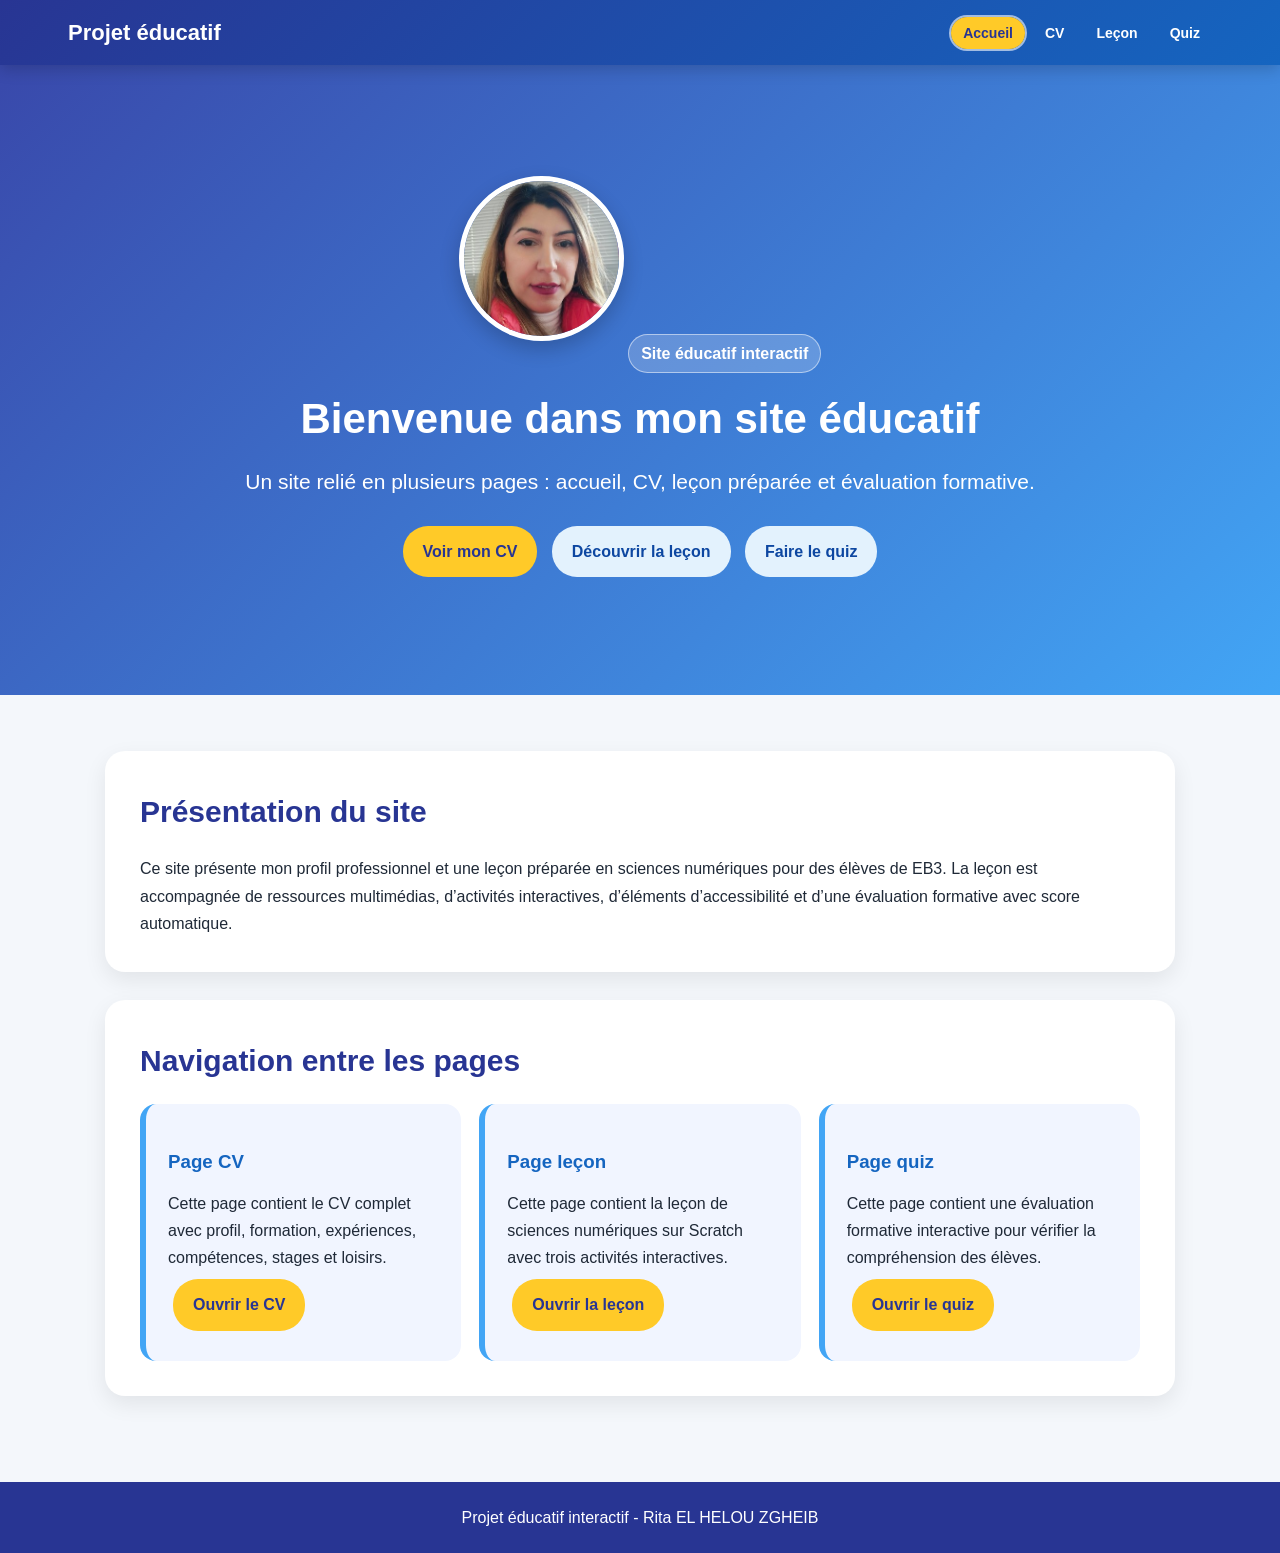
<file: index.html>
<!DOCTYPE html>
<html lang="fr">
<head>
  <meta charset="UTF-8">
  <meta name="viewport" content="width=device-width, initial-scale=1.0">
  <title>Accueil - Projet éducatif interactif</title>
  <link rel="stylesheet" href="style.css">
</head>
<body>
  <a href="#contenu" class="skip-link">Aller au contenu principal</a>

  <nav class="navbar" aria-label="Navigation principale">
    <div class="nav-container">
      <a href="index.html" class="logo">Projet éducatif</a>
      <button class="menu-toggle" id="menuToggle" type="button" aria-label="Ouvrir le menu" aria-expanded="false">☰</button>
      <ul class="menu" id="navMenu">
        <li><a href="index.html" class="active" aria-current="page">Accueil</a></li>
        <li><a href="cv.html">CV</a></li>
        <li><a href="lecon-sciences-numeriques.html">Leçon</a></li>
        <li><a href="evaluation-formative.html">Quiz</a></li>
      </ul>
    </div>
  </nav>

  <header class="hero home-hero">
    <div class="hero-content">
      <img src="Rita.jpg.jpg" alt="Photo de Rita EL HELOU ZGHEIB" class="profile-img">
      <p class="eyebrow">Site éducatif interactif</p>
      <h1>Bienvenue dans mon site éducatif</h1>
      <p class="subtitle">Un site relié en plusieurs pages : accueil, CV, leçon préparée et évaluation formative.</p>
      <div class="page-actions">
        <a href="cv.html" class="btn">Voir mon CV</a>
        <a href="lecon-sciences-numeriques.html" class="btn btn-secondary">Découvrir la leçon</a>
        <a href="evaluation-formative.html" class="btn btn-secondary">Faire le quiz</a>
      </div>
    </div>
  </header>

  <main id="contenu" class="container">
    <section class="section intro-section">
      <h2>Présentation du site</h2>
      <p>
        Ce site présente mon profil professionnel et une leçon préparée en sciences numériques pour des élèves de EB3.
        La leçon est accompagnée de ressources multimédias, d’activités interactives, d’éléments d’accessibilité
        et d’une évaluation formative avec score automatique.
      </p>
    </section>

    <section class="section">
      <h2>Navigation entre les pages</h2>
      <div class="home-cards">
        <article class="home-card">
          <h3>Page CV</h3>
          <p>Cette page contient le CV complet avec profil, formation, expériences, compétences, stages et loisirs.</p>
          <a href="cv.html" class="btn">Ouvrir le CV</a>
        </article>

        <article class="home-card">
          <h3>Page leçon</h3>
          <p>Cette page contient la leçon de sciences numériques sur Scratch avec trois activités interactives.</p>
          <a href="lecon-sciences-numeriques.html" class="btn">Ouvrir la leçon</a>
        </article>

        <article class="home-card">
          <h3>Page quiz</h3>
          <p>Cette page contient une évaluation formative interactive pour vérifier la compréhension des élèves.</p>
          <a href="evaluation-formative.html" class="btn">Ouvrir le quiz</a>
        </article>
      </div>
    </section>
<!--
    <section class="section">
      <h2>Critères du projet final</h2>
      <ul class="custom-list checklist">
        <li><strong>Résultats d’apprentissage clairs :</strong> présents dans la page de leçon.</li>
        <li><strong>Ressources multimédias :</strong> images, audio et liens vidéos.</li>
        <li><strong>Activités interactives :</strong> trois activités dans la page de leçon.</li>
        <li><strong>Accessibilité :</strong> menu clair, textes alternatifs, contraste, boutons lisibles et design responsive.</li>
        <li><strong>Justification pédagogique :</strong> présente dans la page de leçon.</li>
      </ul>
    </section> -->
  </main>

  <footer>
    <p>Projet éducatif interactif - Rita EL HELOU ZGHEIB</p>
  </footer>

  <script src="script.js"></script>
</body>
</html>
</file>
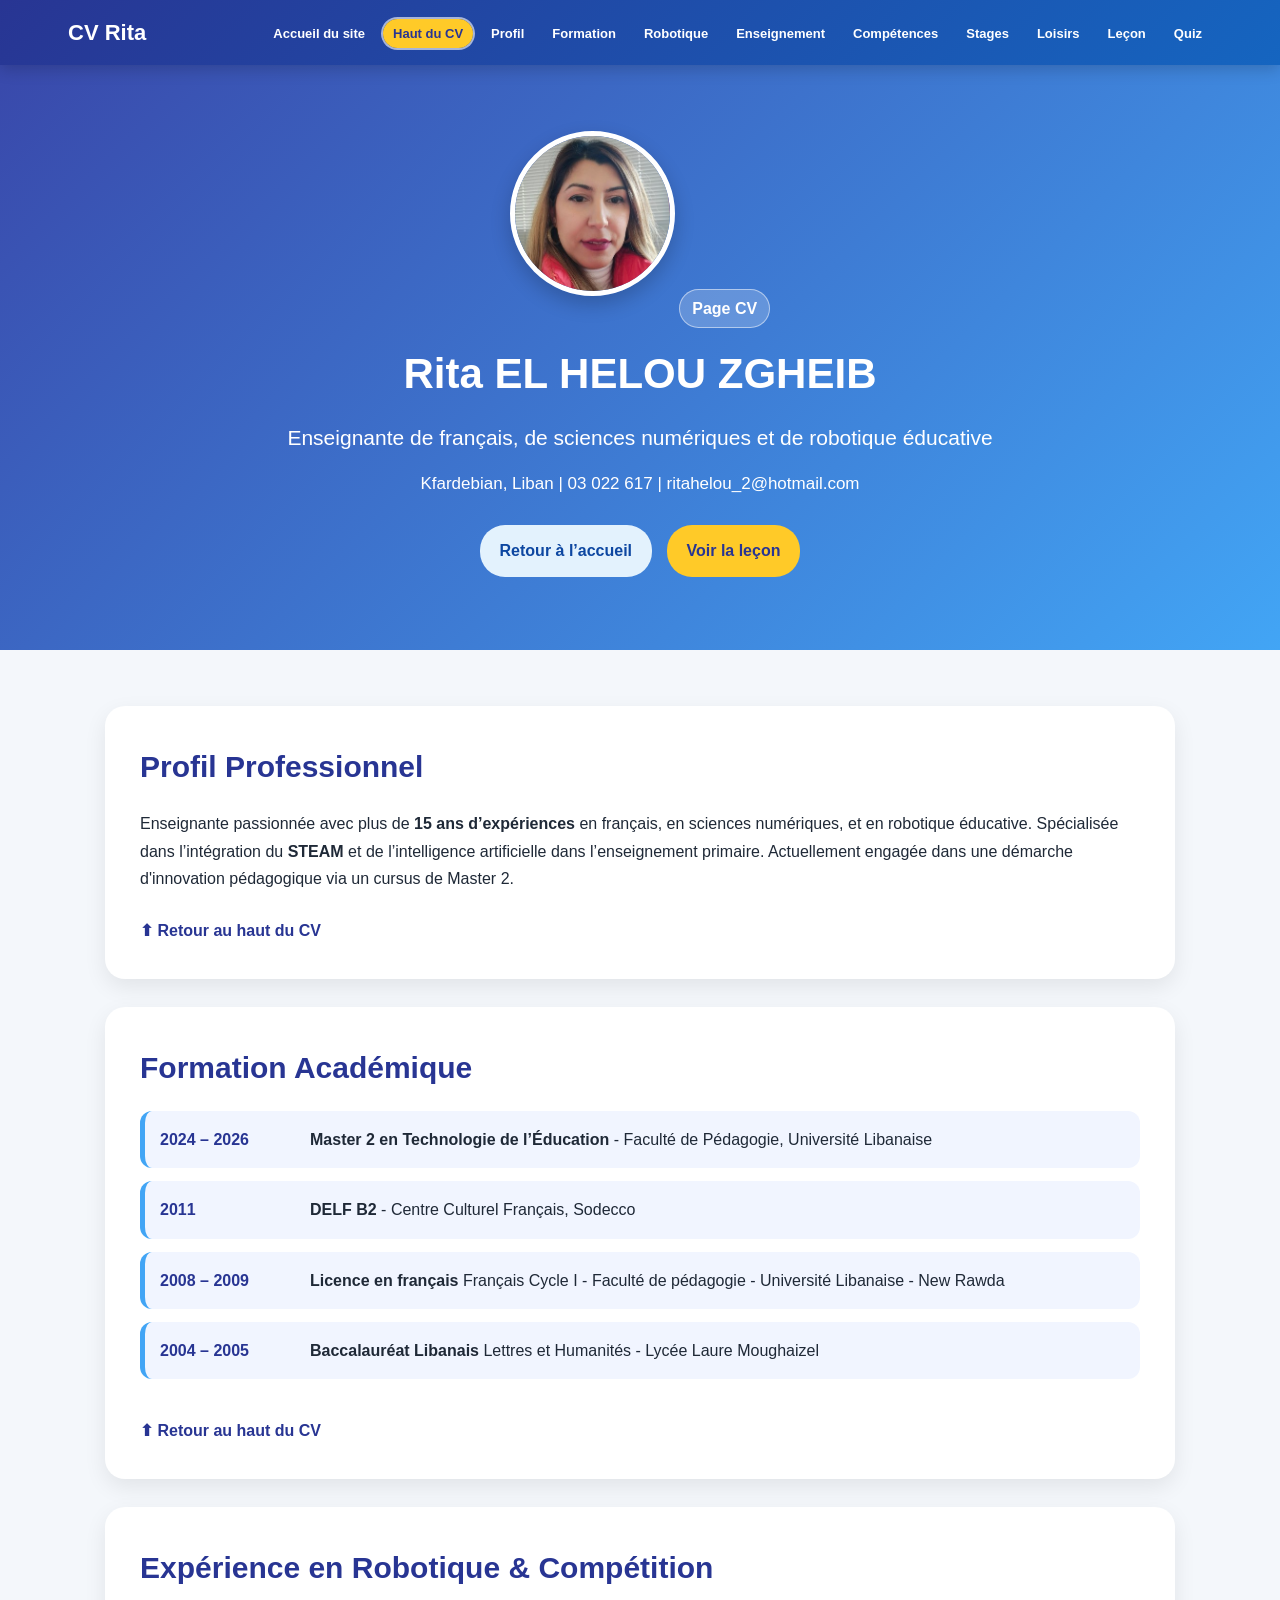
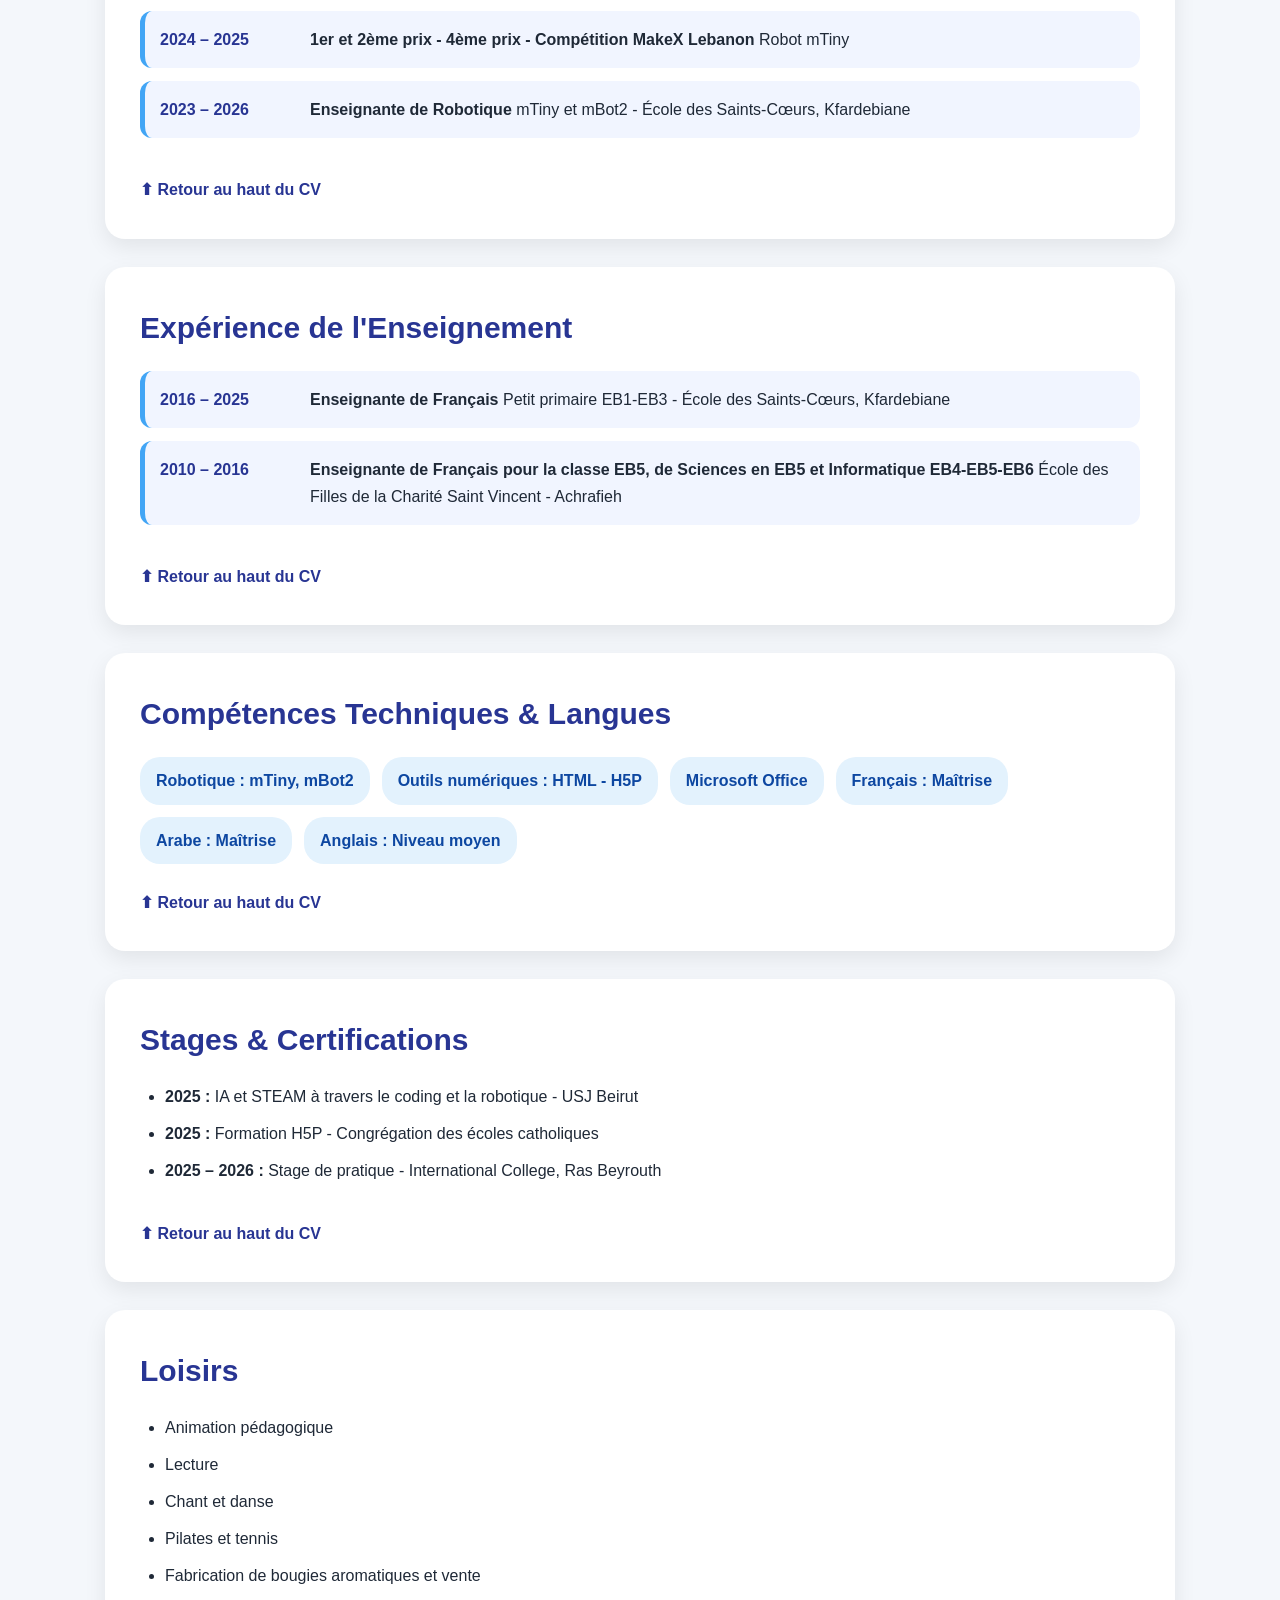
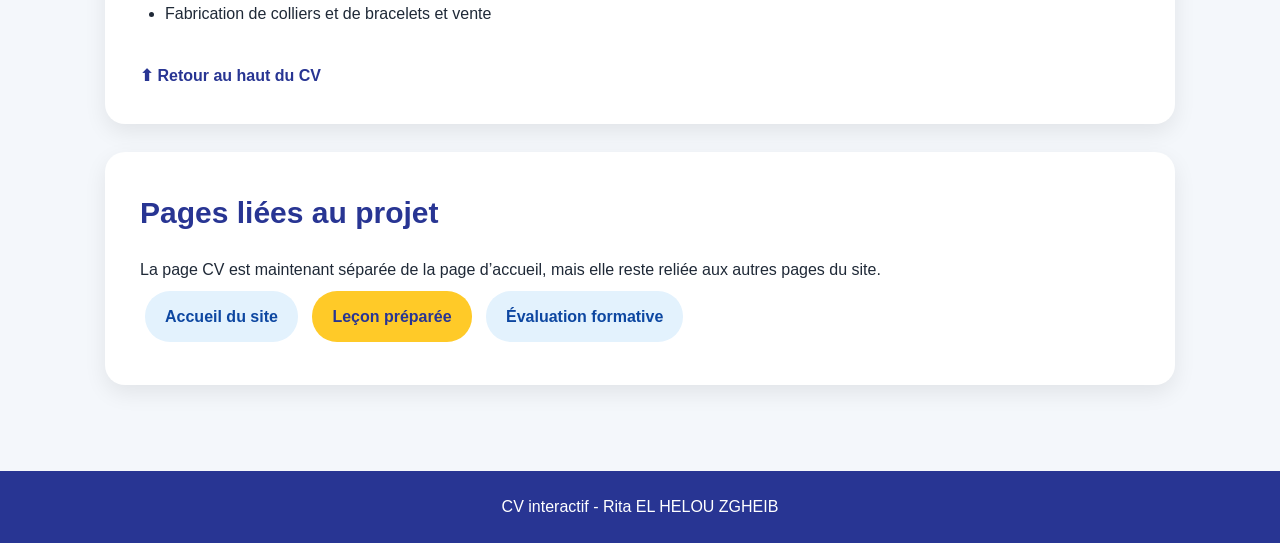
<file: cv.html>
<!DOCTYPE html>
<html lang="fr">
<head>
  <meta charset="UTF-8">
  <meta name="viewport" content="width=device-width, initial-scale=1.0">
  <title>CV - Rita EL HELOU ZGHEIB</title>
  <link rel="stylesheet" href="style.css">
</head>
<body id="Accueil">
  <a href="#contenu" class="skip-link">Aller au contenu principal</a>

  <nav class="navbar" aria-label="Navigation principale">
    <div class="nav-container">
      <a href="cv.html#Accueil" class="logo">CV Rita</a>

      <button class="menu-toggle" id="menuToggle" type="button" aria-label="Ouvrir le menu" aria-expanded="false">☰</button>

      <ul class="menu cv-menu" id="navMenu">
        <li><a href="index.html">Accueil du site</a></li>
        <li><a href="cv.html#Accueil" class="active">Haut du CV</a></li>
        <li><a href="#Profil">Profil</a></li>
        <li><a href="#Formation">Formation</a></li>
        <li><a href="#Robotique">Robotique</a></li>
        <li><a href="#Enseignement">Enseignement</a></li>
        <li><a href="#Competences">Compétences</a></li>
        <li><a href="#Stages">Stages</a></li>
        <li><a href="#Loisirs">Loisirs</a></li>
        <li><a href="lecon-sciences-numeriques.html">Leçon</a></li>
        <li><a href="evaluation-formative.html">Quiz</a></li>
      </ul>
    </div>
  </nav>

  <header class="header">
    <div class="header-content">
      <img src="Rita.jpg.jpg" alt="Photo de Rita EL HELOU ZGHEIB" class="profile-img">

      <p class="eyebrow">Page CV</p>
      <h1>Rita EL HELOU ZGHEIB</h1>
      <p class="subtitle">Enseignante de français, de sciences numériques et de robotique éducative</p>

      <div class="contact-info">
        Kfardebian, Liban | 03 022 617 | ritahelou_2@hotmail.com
      </div>

      <div class="page-actions">
        <a href="index.html" class="btn btn-secondary">Retour à l’accueil</a>
        <a href="lecon-sciences-numeriques.html" class="btn">Voir la leçon</a>
      </div>
    </div>
  </header>

  <main id="contenu" class="container">

    <section id="Profil" class="section">
      <h2>Profil Professionnel</h2>
      <p>
        Enseignante passionnée avec plus de <strong>15 ans d’expériences</strong> en français, en sciences numériques,
        et en robotique éducative. Spécialisée dans l’intégration du <strong>STEAM</strong>
        et de l’intelligence artificielle dans l’enseignement primaire. Actuellement engagée
        dans une démarche d'innovation pédagogique via un cursus de Master 2.
      </p>

      <a href="#Accueil" class="back-home">⬆ Retour au haut du CV</a>
    </section>

    <section id="Formation" class="section">
      <h2>Formation Académique</h2>

      <div class="item">
        <span class="date">2024 – 2026</span>
        <div class="details">
          <strong>Master 2 en Technologie de l’Éducation</strong> -
          Faculté de Pédagogie, Université Libanaise
        </div>
      </div>

      <div class="item">
        <span class="date">2011</span>
        <div class="details">
          <strong>DELF B2</strong> - Centre Culturel Français, Sodecco
        </div>
      </div>

      <div class="item">
        <span class="date">2008 – 2009</span>
        <div class="details">
          <strong>Licence en français</strong>
          Français Cycle I - Faculté de pédagogie - Université Libanaise - New Rawda
        </div>
      </div>

      <div class="item">
        <span class="date">2004 – 2005</span>
        <div class="details">
          <strong>Baccalauréat Libanais</strong>
          Lettres et Humanités - Lycée Laure Moughaizel
        </div>
      </div>

      <a href="#Accueil" class="back-home">⬆ Retour au haut du CV</a>
    </section>

    <section id="Robotique" class="section">
      <h2>Expérience en Robotique & Compétition</h2>

      <div class="item">
        <span class="date">2024 – 2025</span>
        <div class="details">
          <strong>1er et 2ème prix - 4ème prix - Compétition MakeX Lebanon</strong>
          Robot mTiny
        </div>
      </div>

      <div class="item">
        <span class="date">2023 – 2026</span>
        <div class="details">
          <strong>Enseignante de Robotique</strong>
          mTiny et mBot2 - École des Saints-Cœurs, Kfardebiane
        </div>
      </div>

      <a href="#Accueil" class="back-home">⬆ Retour au haut du CV</a>
    </section>

    <section id="Enseignement" class="section">
      <h2>Expérience de l'Enseignement</h2>

      <div class="item">
        <span class="date">2016 – 2025</span>
        <div class="details">
          <strong>Enseignante de Français</strong>
          Petit primaire EB1-EB3 - École des Saints-Cœurs, Kfardebiane
        </div>
      </div>

      <div class="item">
        <span class="date">2010 – 2016</span>
        <div class="details">
          <strong>Enseignante de Français pour la classe EB5, de Sciences en EB5 et Informatique EB4-EB5-EB6</strong>
          École des Filles de la Charité Saint Vincent - Achrafieh
        </div>
      </div>

      <a href="#Accueil" class="back-home">⬆ Retour au haut du CV</a>
    </section>

    <section id="Competences" class="section">
      <h2>Compétences Techniques & Langues</h2>

      <ul class="skill-tags">
        <li>Robotique : mTiny, mBot2</li>
        <li>Outils numériques : HTML - H5P</li>
        <li>Microsoft Office</li>
        <li>Français : Maîtrise</li>
        <li>Arabe : Maîtrise</li>
        <li>Anglais : Niveau moyen</li>
      </ul>

      <a href="#Accueil" class="back-home">⬆ Retour au haut du CV</a>
    </section>

    <section id="Stages" class="section">
      <h2>Stages & Certifications</h2>

      <ul class="custom-list">
        <li><strong>2025 :</strong> IA et STEAM à travers le coding et la robotique - USJ Beirut</li>
        <li><strong>2025 :</strong> Formation H5P - Congrégation des écoles catholiques</li>
        <li><strong>2025 – 2026 :</strong> Stage de pratique - International College, Ras Beyrouth</li>
      </ul>

      <a href="#Accueil" class="back-home">⬆ Retour au haut du CV</a>
    </section>

    <section id="Loisirs" class="section">
      <h2>Loisirs</h2>

      <ul class="custom-list">
        <li>Animation pédagogique</li>
        <li>Lecture</li>
        <li>Chant et danse</li>
        <li>Pilates et tennis</li>
        <li>Fabrication de bougies aromatiques et vente</li>
        <li>Fabrication de colliers et de bracelets et vente</li>
      </ul>

      <a href="#Accueil" class="back-home">⬆ Retour au haut du CV</a>
    </section>

    <section class="section">
      <h2>Pages liées au projet</h2>
      <p>La page CV est maintenant séparée de la page d’accueil, mais elle reste reliée aux autres pages du site.</p>
      <a href="index.html" class="btn btn-secondary">Accueil du site</a>
      <a href="lecon-sciences-numeriques.html" class="btn">Leçon préparée</a>
      <a href="evaluation-formative.html" class="btn btn-secondary">Évaluation formative</a>
    </section>

  </main>

  <footer>
    <p>CV interactif - Rita EL HELOU ZGHEIB</p>
  </footer>

  <script src="script.js"></script>
</body>
</html>
</file>
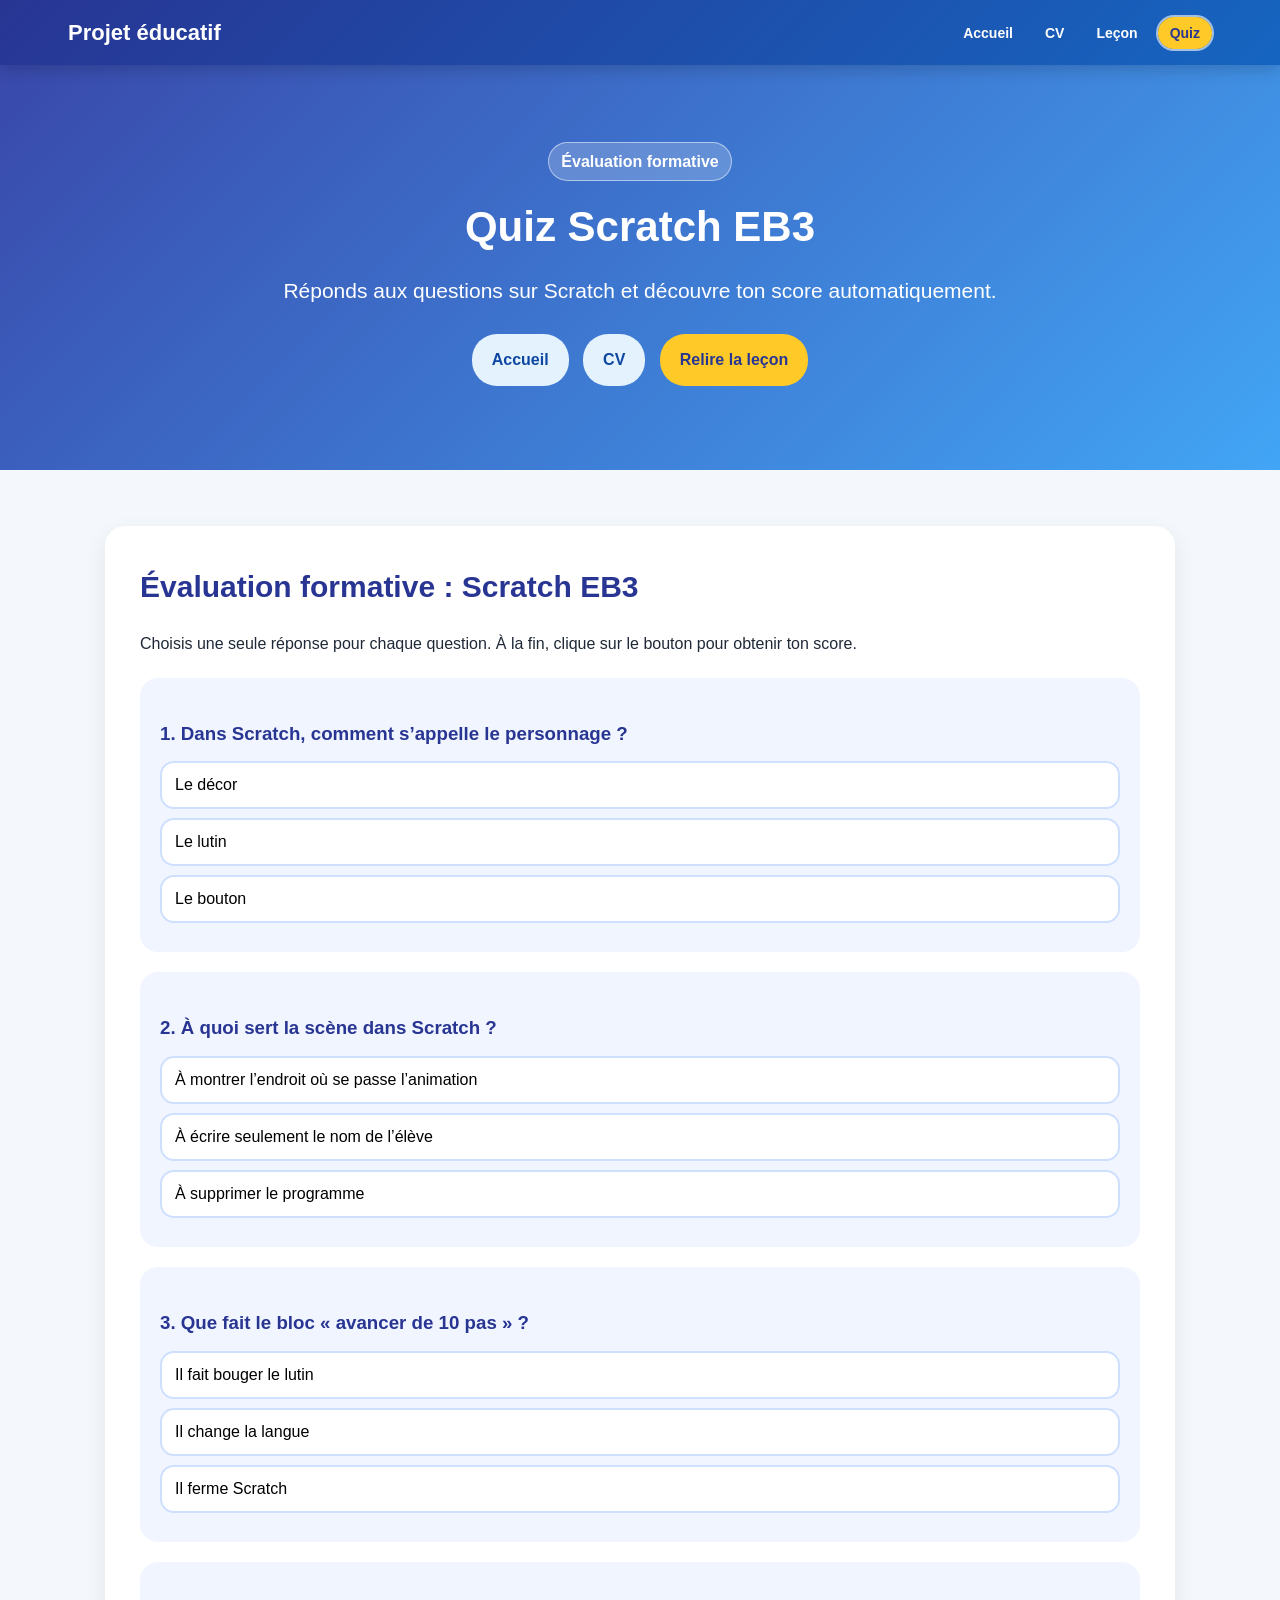
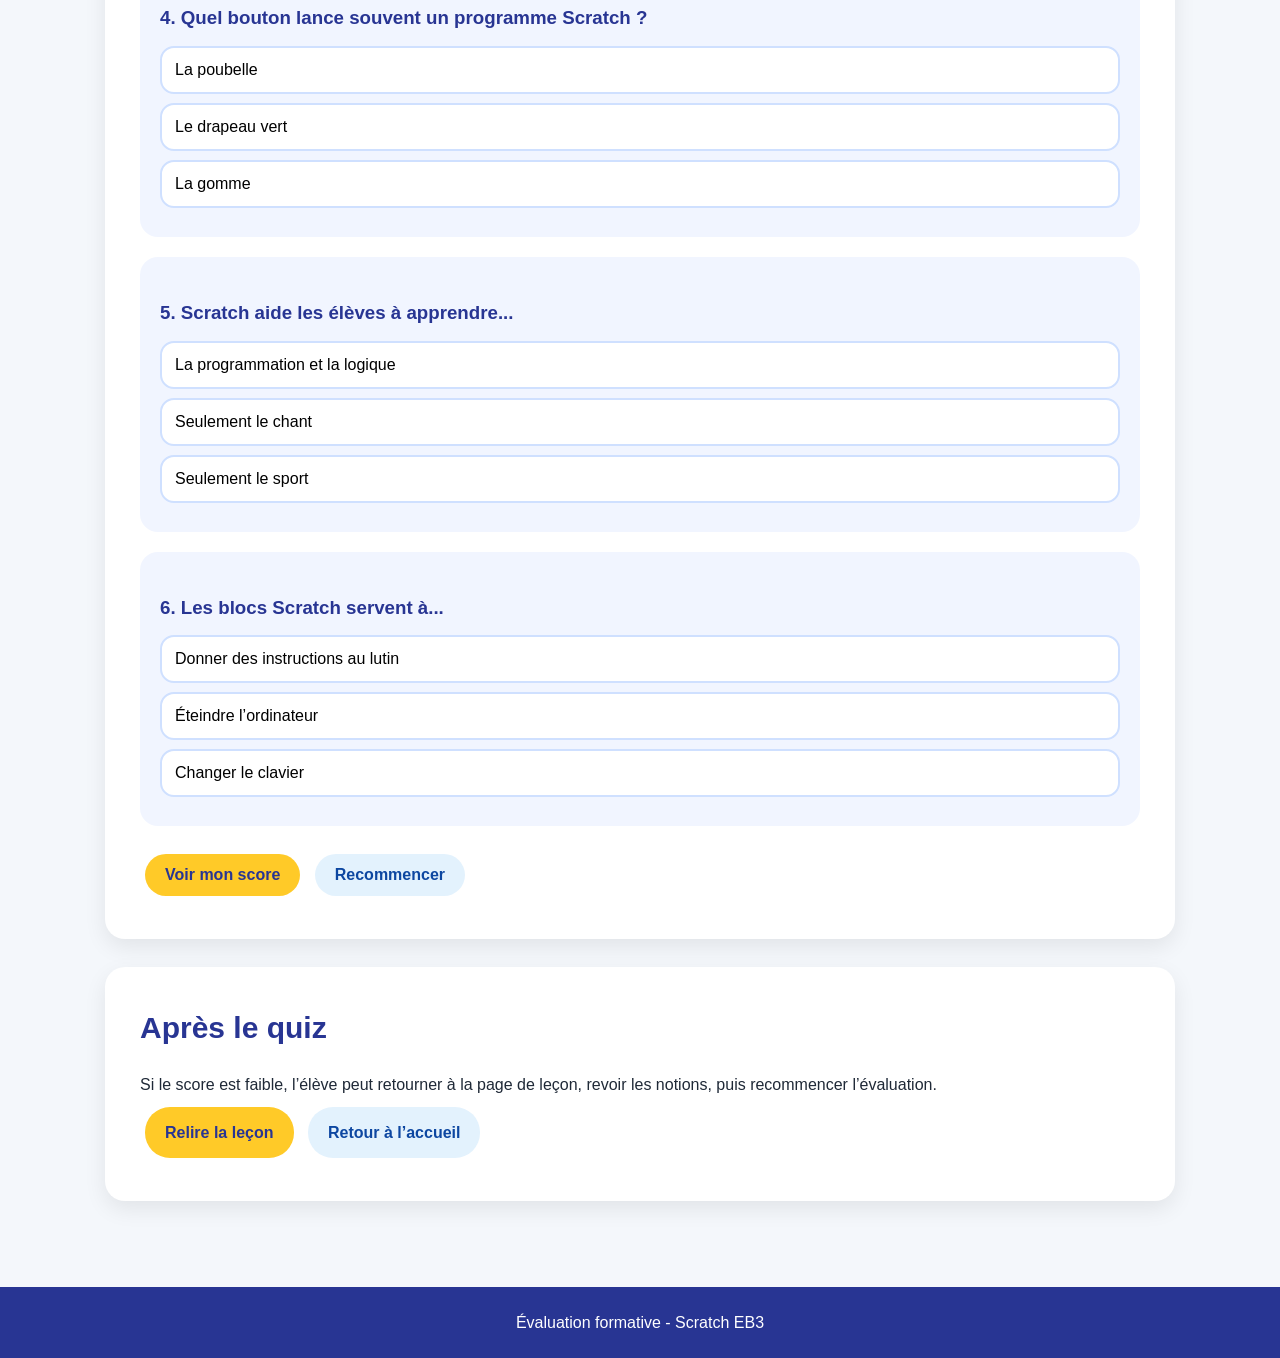
<file: evaluation-formative.html>
<!DOCTYPE html>
<html lang="fr">
<head>
  <meta charset="UTF-8">
  <meta name="viewport" content="width=device-width, initial-scale=1.0">
  <title>Quiz / évaluation formative</title>
  <link rel="stylesheet" href="style.css">
</head>
<body>
  <a href="#contenu" class="skip-link">Aller au contenu principal</a>

  <nav class="navbar" aria-label="Navigation principale">
    <div class="nav-container">
      <a href="index.html" class="logo">Projet éducatif</a>
      <button class="menu-toggle" id="menuToggle" type="button" aria-label="Ouvrir le menu" aria-expanded="false">☰</button>
      <ul class="menu" id="navMenu">
        <li><a href="index.html">Accueil</a></li>
        <li><a href="cv.html">CV</a></li>
        <li><a href="lecon-sciences-numeriques.html">Leçon</a></li>
        <li><a href="evaluation-formative.html" class="active" aria-current="page">Quiz</a></li>
      </ul>
    </div>
  </nav>

  <header class="page-header">
    <div class="hero-content">
      <p class="eyebrow">Évaluation formative</p>
      <h1>Quiz Scratch EB3</h1>
      <p class="subtitle">Réponds aux questions sur Scratch et découvre ton score automatiquement.</p>
      <div class="page-actions">
        <a href="index.html" class="btn btn-secondary">Accueil</a>
        <a href="cv.html" class="btn btn-secondary">CV</a>
        <a href="lecon-sciences-numeriques.html" class="btn">Relire la leçon</a>
      </div>
    </div>
  </header>

  <main id="contenu" class="container">
    <section class="section quiz-section">
      <h2>Évaluation formative : Scratch EB3</h2>
      <p>Choisis une seule réponse pour chaque question. À la fin, clique sur le bouton pour obtenir ton score.</p>
      <div id="quizContainer"></div>
      <button id="submitQuiz" class="btn" type="button">Voir mon score</button>
      <button id="resetQuiz" class="btn btn-secondary" type="button">Recommencer</button>
      <div id="quizResult" class="quiz-result" aria-live="polite"></div>
    </section>

    <section class="section">
      <h2>Après le quiz</h2>
      <p>Si le score est faible, l’élève peut retourner à la page de leçon, revoir les notions, puis recommencer l’évaluation.</p>
      <a href="lecon-sciences-numeriques.html" class="btn">Relire la leçon</a>
      <a href="index.html" class="btn btn-secondary">Retour à l’accueil</a>
    </section>
  </main>

  <footer>
    <p>Évaluation formative - Scratch EB3</p>
  </footer>

  <script src="script.js"></script>
</body>
</html>
</file>
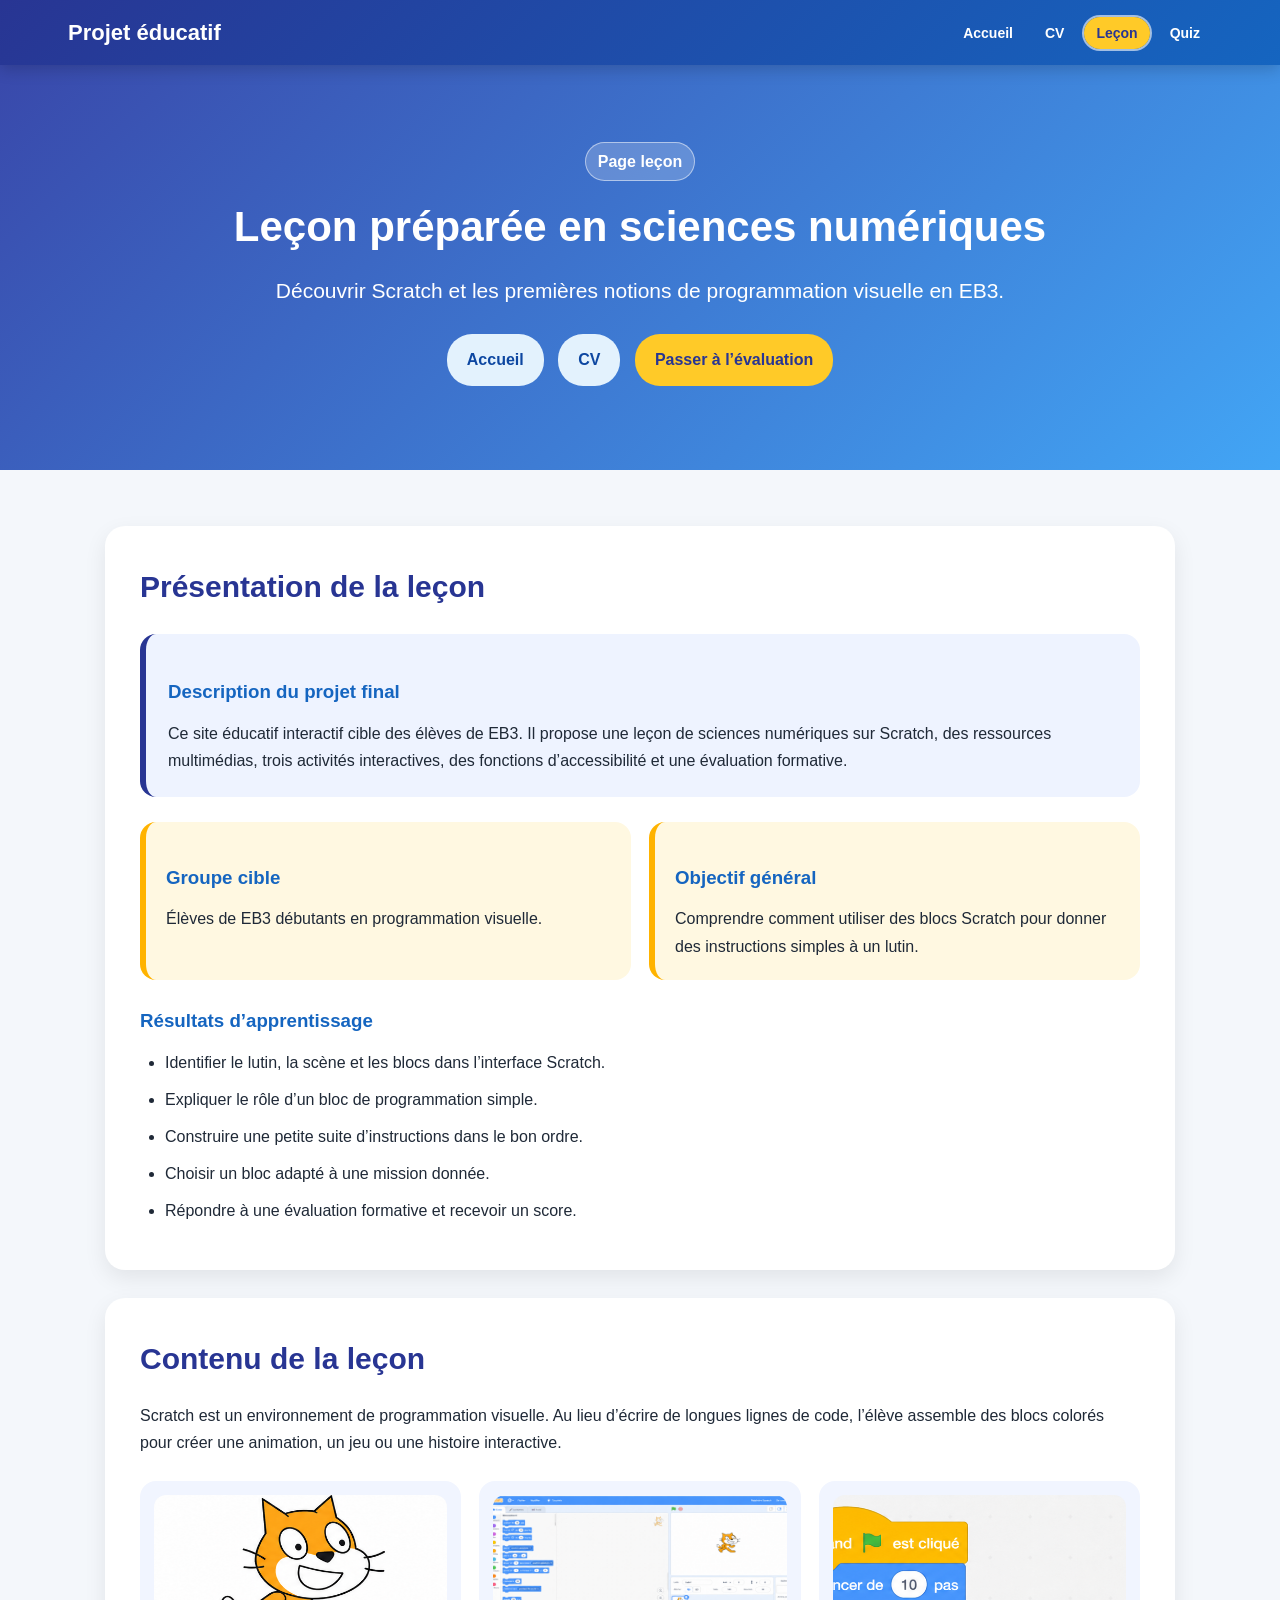
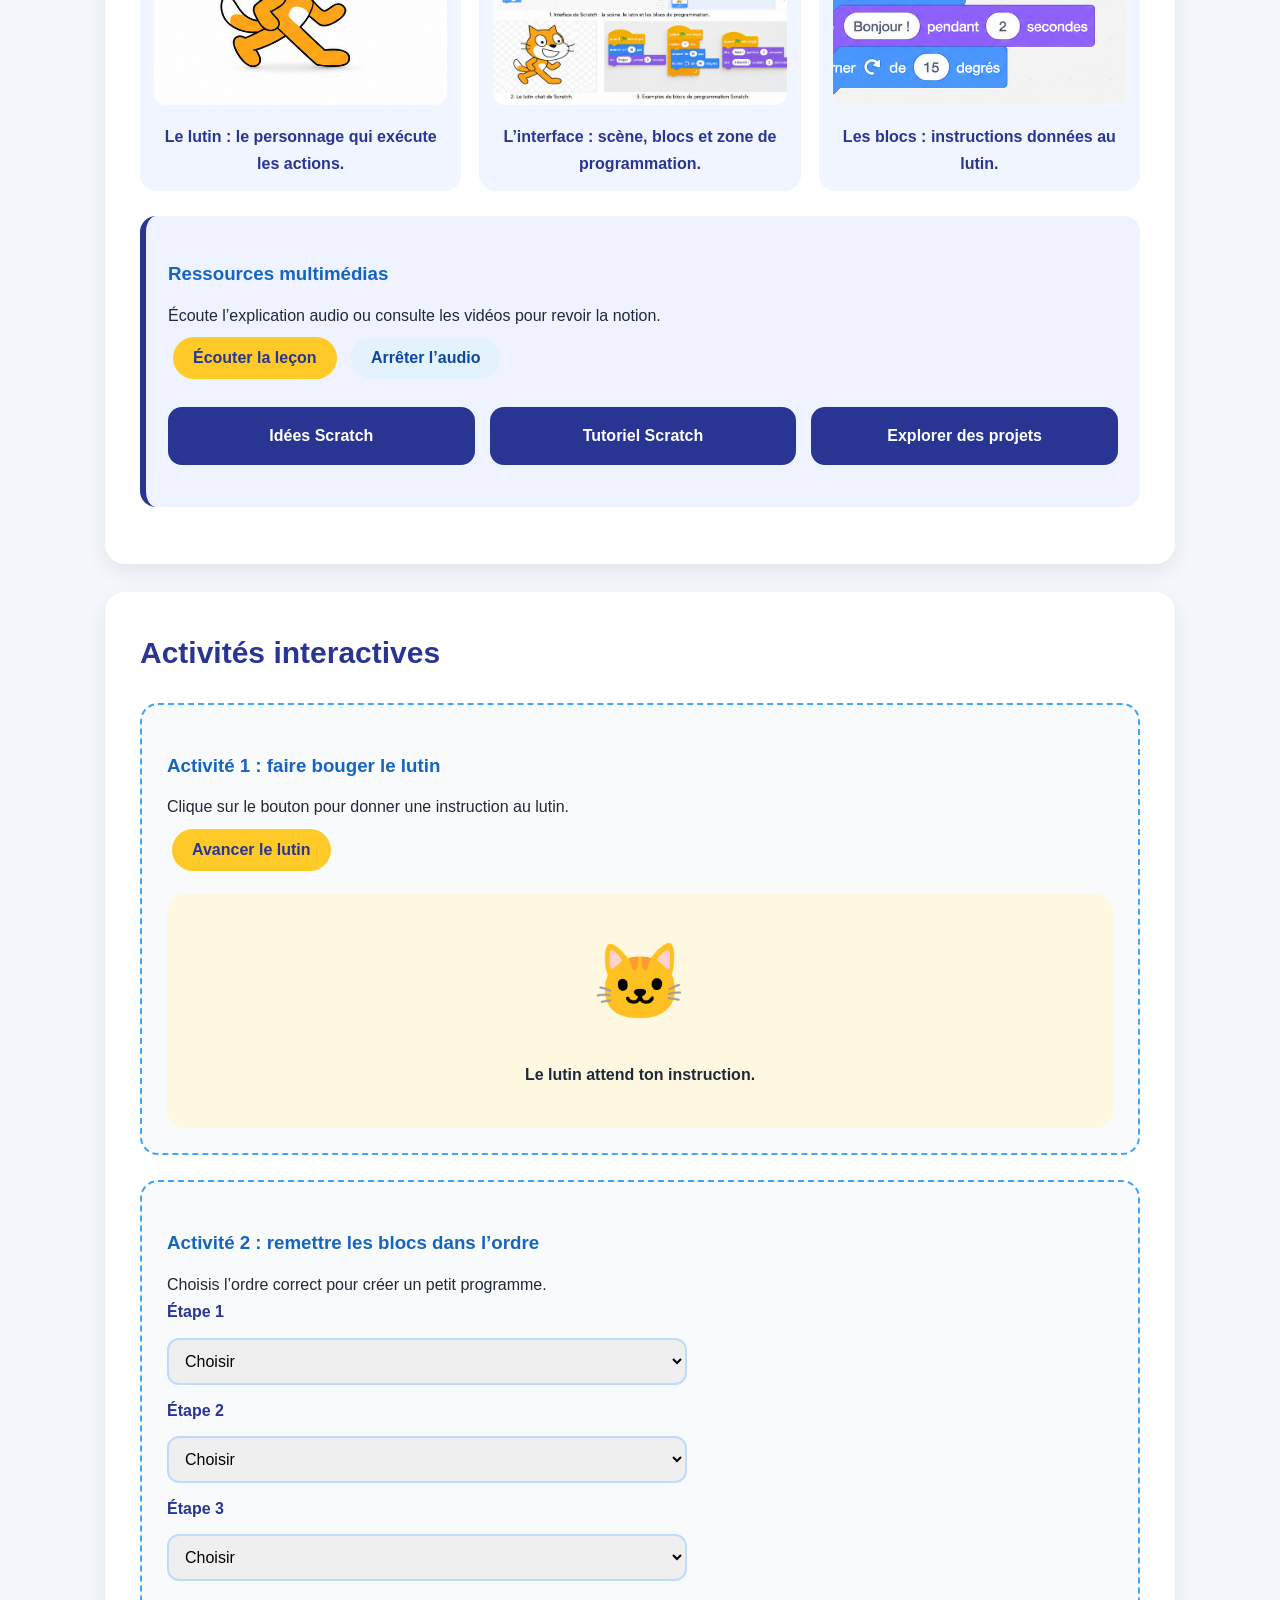
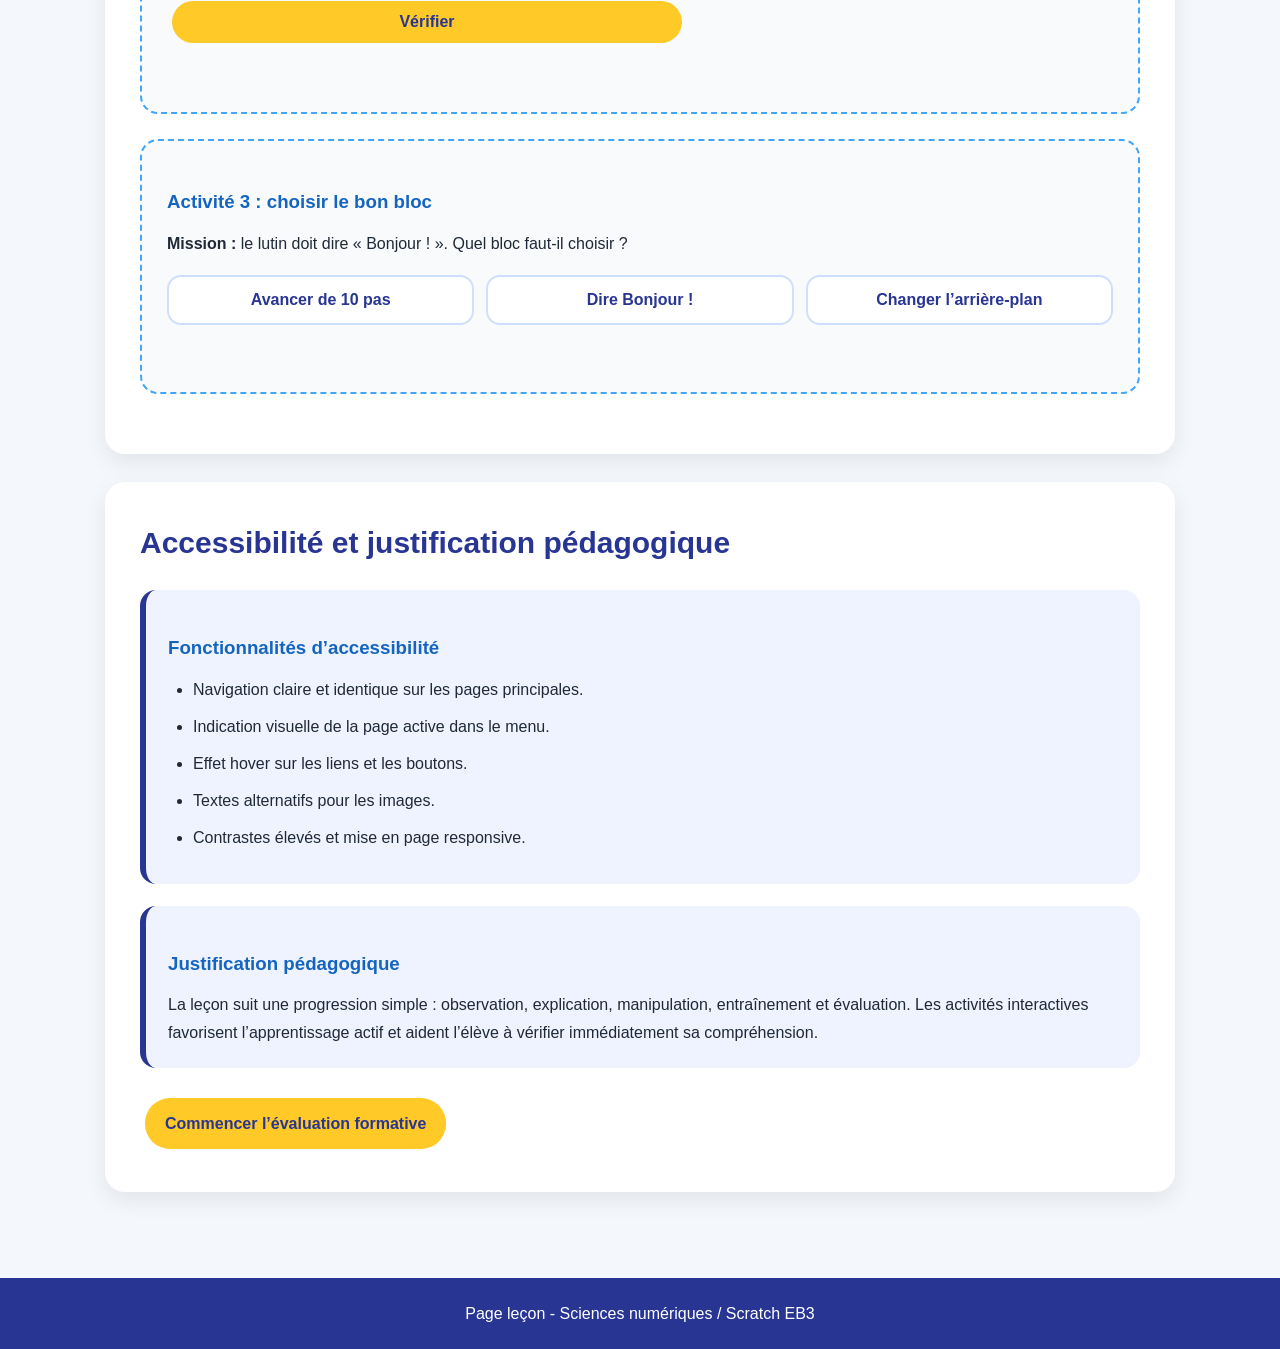
<file: lecon-sciences-numeriques.html>
<!DOCTYPE html>
<html lang="fr">
<head>
  <meta charset="UTF-8">
  <meta name="viewport" content="width=device-width, initial-scale=1.0">
  <title>Leçon préparée en sciences numériques</title>
  <link rel="stylesheet" href="style.css">
</head>
<body>
  <a href="#contenu" class="skip-link">Aller au contenu principal</a>

  <nav class="navbar" aria-label="Navigation principale">
    <div class="nav-container">
      <a href="index.html" class="logo">Projet éducatif</a>
      <button class="menu-toggle" id="menuToggle" type="button" aria-label="Ouvrir le menu" aria-expanded="false">☰</button>
      <ul class="menu" id="navMenu">
        <li><a href="index.html">Accueil</a></li>
        <li><a href="cv.html">CV</a></li>
        <li><a href="lecon-sciences-numeriques.html" class="active" aria-current="page">Leçon</a></li>
        <li><a href="evaluation-formative.html">Quiz</a></li>
      </ul>
    </div>
  </nav>

  <header class="page-header">
    <div class="hero-content">
      <p class="eyebrow">Page leçon</p>
      <h1>Leçon préparée en sciences numériques</h1>
      <p class="subtitle">Découvrir Scratch et les premières notions de programmation visuelle en EB3.</p>
      <div class="page-actions">
        <a href="index.html" class="btn btn-secondary">Accueil</a>
        <a href="cv.html" class="btn btn-secondary">CV</a>
        <a href="evaluation-formative.html" class="btn">Passer à l’évaluation</a>
      </div>
    </div>
  </header>

  <main id="contenu" class="container">
    <section class="section">
      <h2>Présentation de la leçon</h2>
      <div class="project-box">
        <h3>Description du projet final</h3>
        <p>
          Ce site éducatif interactif cible des élèves de EB3. Il propose une leçon de sciences numériques sur Scratch,
          des ressources multimédias, trois activités interactives, des fonctions d’accessibilité et une évaluation formative.
        </p>
      </div>
      <div class="lesson-grid">
        <div>
          <h3>Groupe cible</h3>
          <p>Élèves de EB3 débutants en programmation visuelle.</p>
        </div>
        <div>
          <h3>Objectif général</h3>
          <p>Comprendre comment utiliser des blocs Scratch pour donner des instructions simples à un lutin.</p>
        </div>
      </div>
      <h3>Résultats d’apprentissage</h3>
      <ul class="custom-list">
        <li>Identifier le lutin, la scène et les blocs dans l’interface Scratch.</li>
        <li>Expliquer le rôle d’un bloc de programmation simple.</li>
        <li>Construire une petite suite d’instructions dans le bon ordre.</li>
        <li>Choisir un bloc adapté à une mission donnée.</li>
        <li>Répondre à une évaluation formative et recevoir un score.</li>
      </ul>
    </section>

    <section class="section">
      <h2>Contenu de la leçon</h2>
      <p>
        Scratch est un environnement de programmation visuelle. Au lieu d’écrire de longues lignes de code,
        l’élève assemble des blocs colorés pour créer une animation, un jeu ou une histoire interactive.
      </p>
      <div class="image-gallery">
        <figure>
          <img src="scratch-cat.png" alt="Le lutin chat dans Scratch">
          <figcaption>Le lutin : le personnage qui exécute les actions.</figcaption>
        </figure>
        <figure>
          <img src="scratch-interface.png" alt="Interface du logiciel Scratch avec scène et blocs">
          <figcaption>L’interface : scène, blocs et zone de programmation.</figcaption>
        </figure>
        <figure>
          <img src="scratch-blocks.png" alt="Exemples de blocs Scratch colorés">
          <figcaption>Les blocs : instructions données au lutin.</figcaption>
        </figure>
      </div>
      <div class="audio-video-box">
        <h3>Ressources multimédias</h3>
        <p>Écoute l’explication audio ou consulte les vidéos pour revoir la notion.</p>
        <button id="playLessonAudio" class="btn" type="button">Écouter la leçon</button>
        <button id="stopLessonAudio" class="btn btn-secondary" type="button">Arrêter l’audio</button>
        <div class="video-links" aria-label="Liens vidéos Scratch">
          <a href="https://scratch.mit.edu/ideas" target="_blank" rel="noopener">Idées Scratch</a>
          <a href="https://scratch.mit.edu/projects/editor/?tutorial=getStarted" target="_blank" rel="noopener">Tutoriel Scratch</a>
          <a href="https://scratch.mit.edu/explore/projects/all" target="_blank" rel="noopener">Explorer des projets</a>
        </div>
      </div>
    </section>

    <section class="section">
      <h2>Activités interactives</h2>
      <article class="activity">
        <h3>Activité 1 : faire bouger le lutin</h3>
        <p>Clique sur le bouton pour donner une instruction au lutin.</p>
        <button id="moveSpriteBtn" class="btn" type="button">Avancer le lutin</button>
        <div class="stage" aria-live="polite">
          <span id="sprite" class="sprite" role="img" aria-label="Lutin Scratch">🐱</span>
          <p id="spriteMessage">Le lutin attend ton instruction.</p>
        </div>
      </article>

      <article class="activity">
        <h3>Activité 2 : remettre les blocs dans l’ordre</h3>
        <p>Choisis l’ordre correct pour créer un petit programme.</p>
        <div class="order-game">
          <label for="step1">Étape 1</label>
          <select id="step1">
            <option value="">Choisir</option>
            <option value="move">Avancer de 10 pas</option>
            <option value="say">Dire Bonjour</option>
            <option value="flag">Quand le drapeau vert est cliqué</option>
          </select>
          <label for="step2">Étape 2</label>
          <select id="step2">
            <option value="">Choisir</option>
            <option value="move">Avancer de 10 pas</option>
            <option value="say">Dire Bonjour</option>
            <option value="flag">Quand le drapeau vert est cliqué</option>
          </select>
          <label for="step3">Étape 3</label>
          <select id="step3">
            <option value="">Choisir</option>
            <option value="move">Avancer de 10 pas</option>
            <option value="say">Dire Bonjour</option>
            <option value="flag">Quand le drapeau vert est cliqué</option>
          </select>
          <button id="checkOrderBtn" class="btn" type="button">Vérifier</button>
          <p id="orderResult" class="message" aria-live="polite"></p>
        </div>
      </article>

      <article class="activity">
        <h3>Activité 3 : choisir le bon bloc</h3>
        <p class="mission"><strong>Mission :</strong> le lutin doit dire « Bonjour ! ». Quel bloc faut-il choisir ?</p>
        <div class="choice-buttons">
          <button class="choice-btn" data-correct="false" type="button">Avancer de 10 pas</button>
          <button class="choice-btn" data-correct="true" type="button">Dire Bonjour !</button>
          <button class="choice-btn" data-correct="false" type="button">Changer l’arrière-plan</button>
        </div>
        <p id="blockChoiceResult" class="message" aria-live="polite"></p>
      </article>
    </section>

    <section class="section">
      <h2>Accessibilité et justification pédagogique</h2>
      <div class="accessibility-box">
        <h3>Fonctionnalités d’accessibilité</h3>
        <ul class="custom-list">
          <li>Navigation claire et identique sur les pages principales.</li>
          <li>Indication visuelle de la page active dans le menu.</li>
          <li>Effet hover sur les liens et les boutons.</li>
          <li>Textes alternatifs pour les images.</li>
          <li>Contrastes élevés et mise en page responsive.</li>
        </ul>
      </div>
      <div class="pedagogy-box">
        <h3>Justification pédagogique</h3>
        <p>
          La leçon suit une progression simple : observation, explication, manipulation, entraînement et évaluation.
          Les activités interactives favorisent l’apprentissage actif et aident l’élève à vérifier immédiatement sa compréhension.
        </p>
      </div>
      <a href="evaluation-formative.html" class="btn">Commencer l’évaluation formative</a>
    </section>
  </main>

  <footer>
    <p>Page leçon - Sciences numériques / Scratch EB3</p>
  </footer>

  <script src="script.js"></script>
</body>
</html>
</file>
<file: style.css>
* {
  margin: 0;
  padding: 0;
  box-sizing: border-box;
  scroll-behavior: smooth;
}

body {
  font-family: Arial, sans-serif;
  background-color: #f4f7fb;
  color: #1f2937;
  line-height: 1.7;
}

.skip-link {
  position: absolute;
  left: -999px;
  top: 0;
  background: #ffca28;
  color: #283593;
  padding: 10px 14px;
  border-radius: 0 0 10px 0;
  z-index: 2000;
  font-weight: bold;
}

.skip-link:focus {
  left: 0;
}

.navbar {
  position: sticky;
  top: 0;
  z-index: 1000;
  background: linear-gradient(135deg, #283593, #1565c0);
  box-shadow: 0 4px 15px rgba(0, 0, 0, 0.18);
}

.nav-container {
  max-width: 1180px;
  margin: auto;
  padding: 14px 18px;
  display: flex;
  justify-content: space-between;
  align-items: center;
  gap: 15px;
}

.logo {
  color: #fff;
  text-decoration: none;
  font-size: 22px;
  font-weight: bold;
  white-space: nowrap;
}

.menu {
  display: flex;
  flex-wrap: wrap;
  gap: 8px;
  list-style: none;
}

.menu a {
  color: #fff;
  text-decoration: none;
  padding: 8px 12px;
  border-radius: 18px;
  font-weight: bold;
  font-size: 14px;
  transition: 0.3s;
}

.menu a:hover,
.menu a.active {
  background-color: #ffca28;
  color: #283593;
}

.menu a.active {
  box-shadow: 0 0 0 2px rgba(255, 255, 255, 0.6);
}

.cv-menu a {
  font-size: 13px;
  padding: 7px 10px;
}

.menu-toggle {
  display: none;
  color: #fff;
  background: none;
  border: none;
  font-size: 30px;
  cursor: pointer;
}

.hero,
.header,
.page-header {
  min-height: 45vh;
  padding: 60px 20px;
  background: linear-gradient(135deg, #3949ab, #42a5f5);
  display: flex;
  justify-content: center;
  align-items: center;
  text-align: center;
  color: #fff;
}

.hero,
.header {
  min-height: 65vh;
}

.home-hero {
  min-height: 70vh;
}

.hero-content,
.header-content {
  max-width: 900px;
}

.profile-img {
  width: 165px;
  height: 165px;
  border-radius: 50%;
  object-fit: cover;
  border: 5px solid #fff;
  margin-bottom: 18px;
  box-shadow: 0 8px 20px rgba(0, 0, 0, 0.2);
}

.eyebrow {
  display: inline-block;
  background-color: rgba(255, 255, 255, 0.2);
  border: 1px solid rgba(255, 255, 255, 0.5);
  border-radius: 999px;
  padding: 5px 12px;
  margin-bottom: 10px;
  font-weight: bold;
}

.hero h1,
.header h1,
.page-header h1 {
  font-size: 42px;
  margin-bottom: 10px;
}

.subtitle {
  font-size: 21px;
  margin-bottom: 15px;
}

.contact-info {
  font-size: 17px;
  margin-bottom: 18px;
}

.page-actions {
  margin-top: 18px;
}

.container {
  max-width: 1100px;
  margin: auto;
  padding: 28px 15px;
}

.section {
  background-color: #fff;
  margin: 28px 0;
  padding: 35px;
  border-radius: 20px;
  box-shadow: 0 8px 22px rgba(0, 0, 0, 0.08);
}

.section h2 {
  color: #283593;
  font-size: 30px;
  margin-bottom: 18px;
}

.section h3 {
  color: #1565c0;
  margin-top: 20px;
  margin-bottom: 12px;
}

.item {
  display: flex;
  gap: 20px;
  background-color: #f1f5ff;
  border-left: 5px solid #42a5f5;
  padding: 15px;
  margin: 13px 0;
  border-radius: 12px;
}

.date {
  min-width: 130px;
  font-weight: bold;
  color: #283593;
}

.skill-tags {
  display: flex;
  flex-wrap: wrap;
  gap: 12px;
  list-style: none;
  margin-top: 15px;
}

.skill-tags li {
  background-color: #e3f2fd;
  color: #0d47a1;
  padding: 10px 16px;
  border-radius: 20px;
  font-weight: bold;
}

.custom-list {
  padding-left: 25px;
}

.custom-list li {
  margin-bottom: 10px;
}

.checklist li::marker {
  content: "✓  ";
  color: #1b5e20;
  font-weight: bold;
}

.back-home {
  display: inline-block;
  margin-top: 25px;
  color: #283593;
  font-weight: bold;
  text-decoration: none;
}

.back-home:hover {
  text-decoration: underline;
}

.home-cards {
  display: grid;
  grid-template-columns: repeat(3, 1fr);
  gap: 18px;
}

.home-card {
  background-color: #f1f5ff;
  border-left: 6px solid #42a5f5;
  padding: 22px;
  border-radius: 16px;
}

.project-box,
.pedagogy-box,
.accessibility-box,
.audio-video-box {
  background-color: #eef3ff;
  border-left: 6px solid #283593;
  padding: 22px;
  border-radius: 16px;
  margin: 22px 0;
}

.lesson-grid {
  display: grid;
  grid-template-columns: repeat(2, 1fr);
  gap: 18px;
  margin: 25px 0;
}

.lesson-grid div {
  background-color: #fff8e1;
  border-left: 6px solid #ffb300;
  padding: 20px;
  border-radius: 16px;
}

.image-gallery {
  display: grid;
  grid-template-columns: repeat(3, 1fr);
  gap: 18px;
  margin: 25px 0;
}

.image-gallery figure {
  background-color: #f1f5ff;
  padding: 14px;
  border-radius: 16px;
  text-align: center;
}

.image-gallery img {
  width: 100%;
  height: 210px;
  object-fit: cover;
  border-radius: 12px;
  background-color: #dbeafe;
}

.image-gallery figcaption {
  margin-top: 10px;
  font-weight: bold;
  color: #283593;
}

.video-links {
  display: grid;
  grid-template-columns: repeat(3, 1fr);
  gap: 15px;
  margin: 20px 0;
}

.video-links a {
  background-color: #283593;
  color: #fff;
  padding: 15px;
  border-radius: 14px;
  text-align: center;
  text-decoration: none;
  font-weight: bold;
  transition: 0.3s;
}

.video-links a:hover {
  background-color: #ffca28;
  color: #283593;
}

.activity {
  background-color: #f9fafb;
  border: 2px dashed #42a5f5;
  border-radius: 18px;
  padding: 25px;
  margin: 25px 0;
}

.stage {
  background-color: #fff8e1;
  text-align: center;
  border-radius: 18px;
  padding: 25px;
  margin-top: 15px;
}

.sprite {
  font-size: 75px;
  display: inline-block;
  transition: transform 0.45s ease;
}

.sprite.move {
  transform: translateX(120px) rotate(12deg);
}

#spriteMessage {
  font-weight: bold;
  margin: 15px 0;
}

.btn {
  display: inline-block;
  background-color: #ffca28;
  color: #283593;
  border: none;
  border-radius: 25px;
  padding: 12px 20px;
  margin: 8px 5px;
  font-weight: bold;
  font-size: 16px;
  cursor: pointer;
  text-decoration: none;
  transition: 0.3s;
}

.btn:hover,
.choice-btn:hover {
  transform: translateY(-2px);
  box-shadow: 0 5px 14px rgba(0, 0, 0, 0.2);
}

.btn-secondary {
  background-color: #e3f2fd;
  color: #0d47a1;
}

.order-game {
  display: grid;
  gap: 12px;
  max-width: 520px;
}

.order-game label {
  font-weight: bold;
  color: #283593;
}

.order-game select {
  padding: 12px;
  border: 2px solid #bfdbfe;
  border-radius: 12px;
  font-size: 16px;
}

.choice-buttons {
  display: grid;
  grid-template-columns: repeat(3, 1fr);
  gap: 12px;
  margin: 18px 0;
}

.choice-btn {
  background-color: #fff;
  border: 2px solid #cfe0ff;
  border-radius: 14px;
  padding: 14px;
  font-size: 16px;
  font-weight: bold;
  color: #283593;
  cursor: pointer;
  transition: 0.25s;
}

.choice-btn.correct-choice {
  background-color: #c8e6c9;
  border-color: #2e7d32;
  color: #1b5e20;
}

.choice-btn.wrong-choice {
  background-color: #ffcdd2;
  border-color: #c62828;
  color: #b71c1c;
}

.message {
  font-weight: bold;
  padding: 12px;
  border-radius: 12px;
}

.message.success {
  background-color: #c8e6c9;
  color: #1b5e20;
}

.message.error {
  background-color: #ffcdd2;
  color: #b71c1c;
}

.quiz-question {
  background-color: #f1f5ff;
  padding: 20px;
  margin: 20px 0;
  border-radius: 18px;
}

.quiz-question h3 {
  color: #283593;
  margin-bottom: 12px;
}

.option {
  display: block;
  width: 100%;
  text-align: left;
  padding: 13px;
  margin: 9px 0;
  background-color: #fff;
  border: 2px solid #cfe0ff;
  border-radius: 14px;
  cursor: pointer;
  font-size: 16px;
  transition: 0.25s;
}

.option:hover {
  background-color: #e3f2fd;
}

.option.selected {
  background-color: #bbdefb;
  border-color: #1976d2;
}

.option.correct {
  background-color: #c8e6c9;
  border-color: #2e7d32;
}

.option.wrong {
  background-color: #ffcdd2;
  border-color: #c62828;
}

.quiz-result {
  display: none;
  margin-top: 20px;
  padding: 18px;
  border-radius: 16px;
  font-size: 20px;
  font-weight: bold;
}

.quiz-result.good {
  display: block;
  background-color: #c8e6c9;
  color: #1b5e20;
}

.quiz-result.medium {
  display: block;
  background-color: #fff9c4;
  color: #795548;
}

.quiz-result.bad {
  display: block;
  background-color: #ffcdd2;
  color: #b71c1c;
}

footer {
  background-color: #283593;
  color: #fff;
  text-align: center;
  padding: 22px;
  margin-top: 30px;
}

@media screen and (max-width: 980px) {
  .menu-toggle {
    display: block;
  }

  .menu {
    position: absolute;
    top: 64px;
    left: 0;
    width: 100%;
    display: none;
    flex-direction: column;
    background-color: #283593;
    padding: 18px 0;
    text-align: center;
  }

  .menu.active {
    display: flex;
  }

  .menu a {
    display: block;
    padding: 12px;
  }

  .hero h1,
  .header h1,
  .page-header h1 {
    font-size: 32px;
  }

  .lesson-grid,
  .image-gallery,
  .video-links,
  .home-cards,
  .choice-buttons {
    grid-template-columns: 1fr;
  }

  .item {
    flex-direction: column;
    gap: 5px;
  }

  .date {
    min-width: auto;
  }
}

@media screen and (max-width: 520px) {
  .hero,
  .header {
    min-height: 55vh;
    padding: 40px 15px;
  }

  .profile-img {
    width: 125px;
    height: 125px;
  }

  .hero h1,
  .header h1,
  .page-header h1 {
    font-size: 26px;
  }

  .subtitle {
    font-size: 17px;
  }

  .section {
    padding: 22px;
  }

  .section h2 {
    font-size: 24px;
  }

  .sprite.move {
    transform: translateX(55px) rotate(12deg);
  }

  .btn {
    width: 100%;
    text-align: center;
  }

  .image-gallery img {
    height: 180px;
  }
}
</file>
